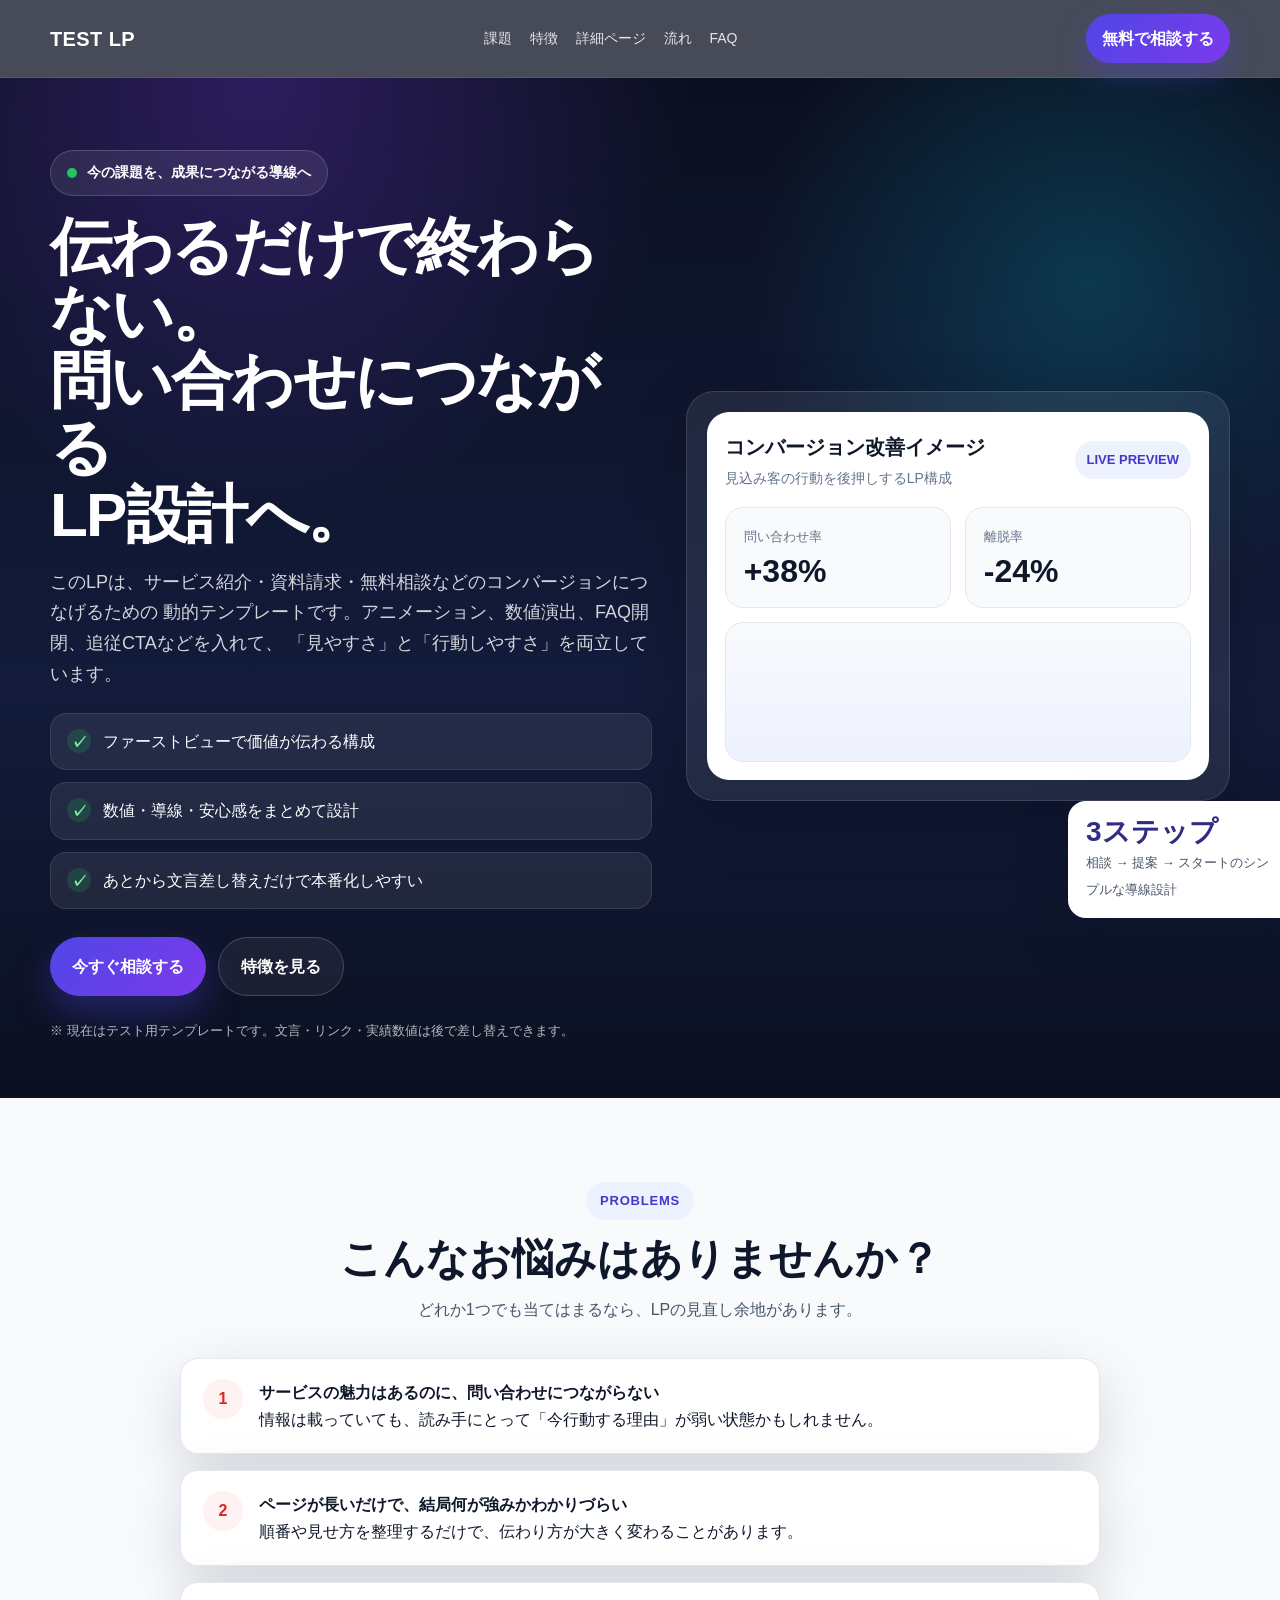
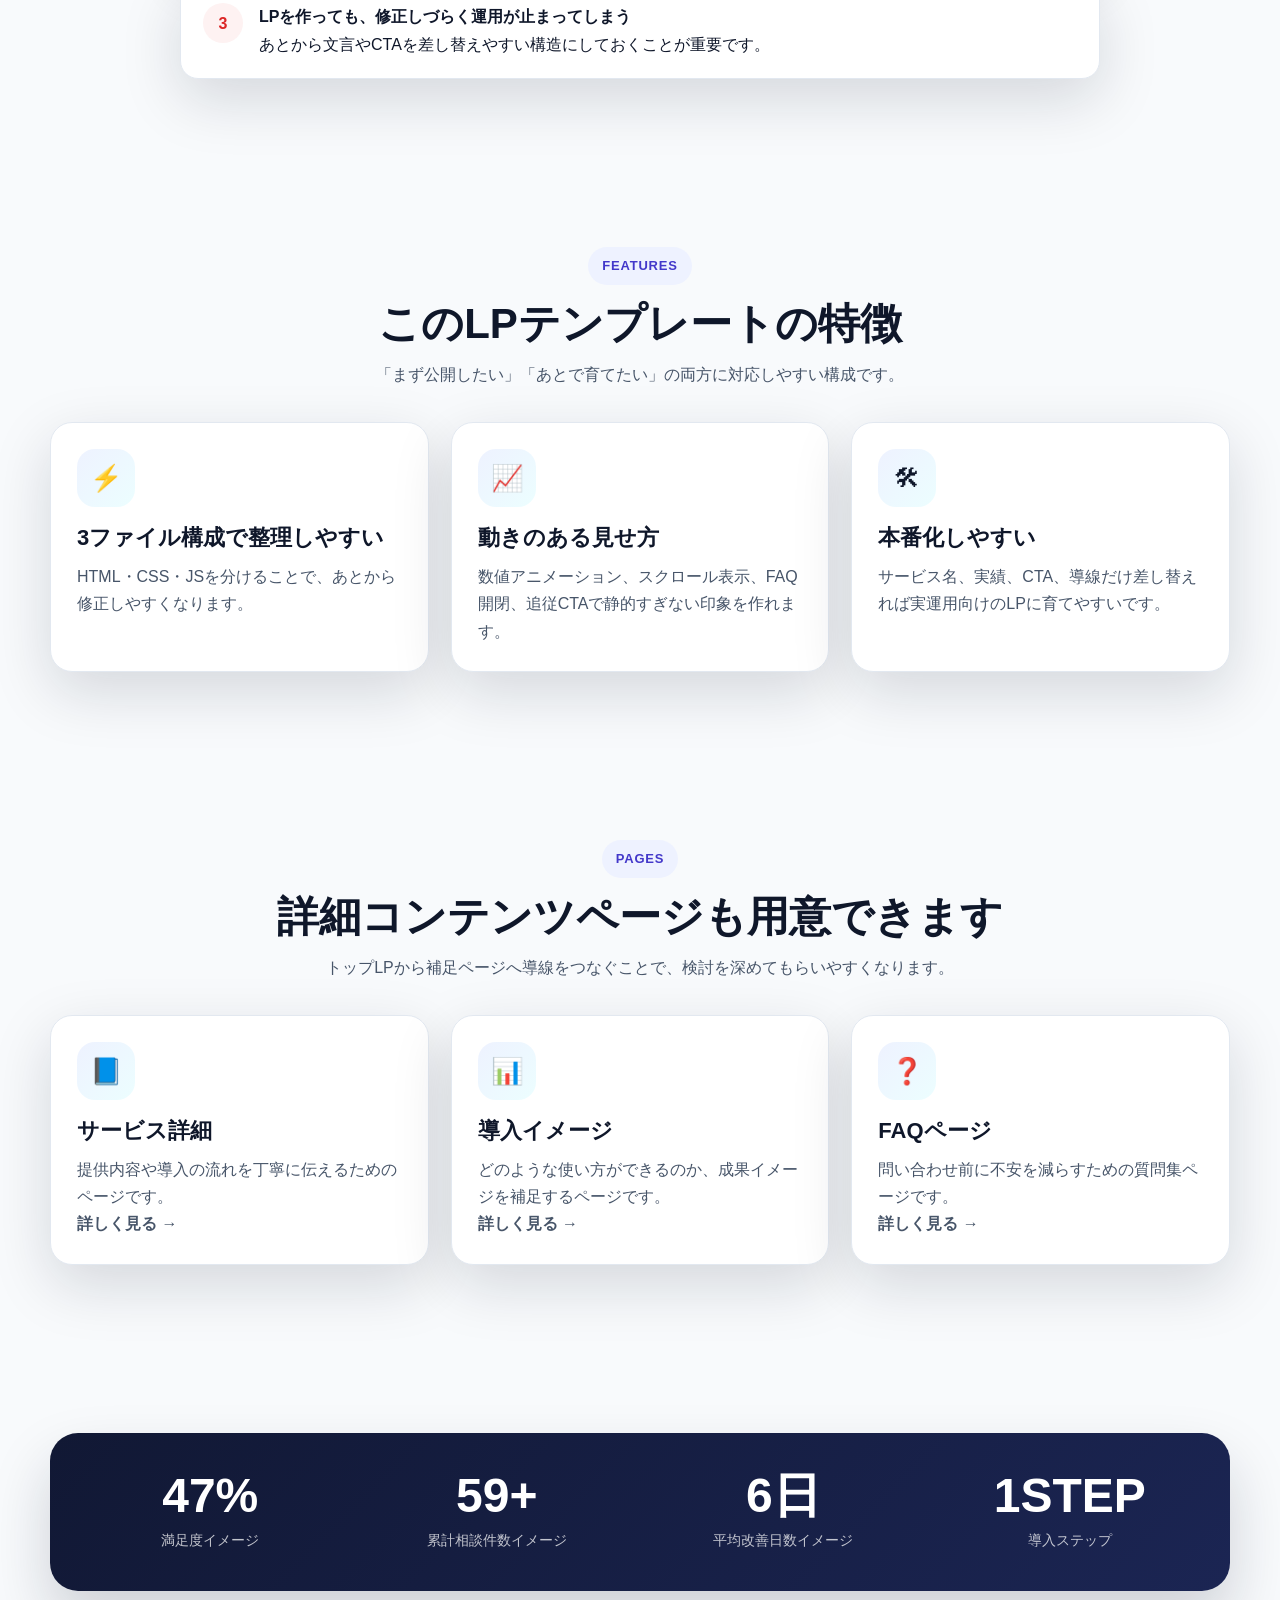
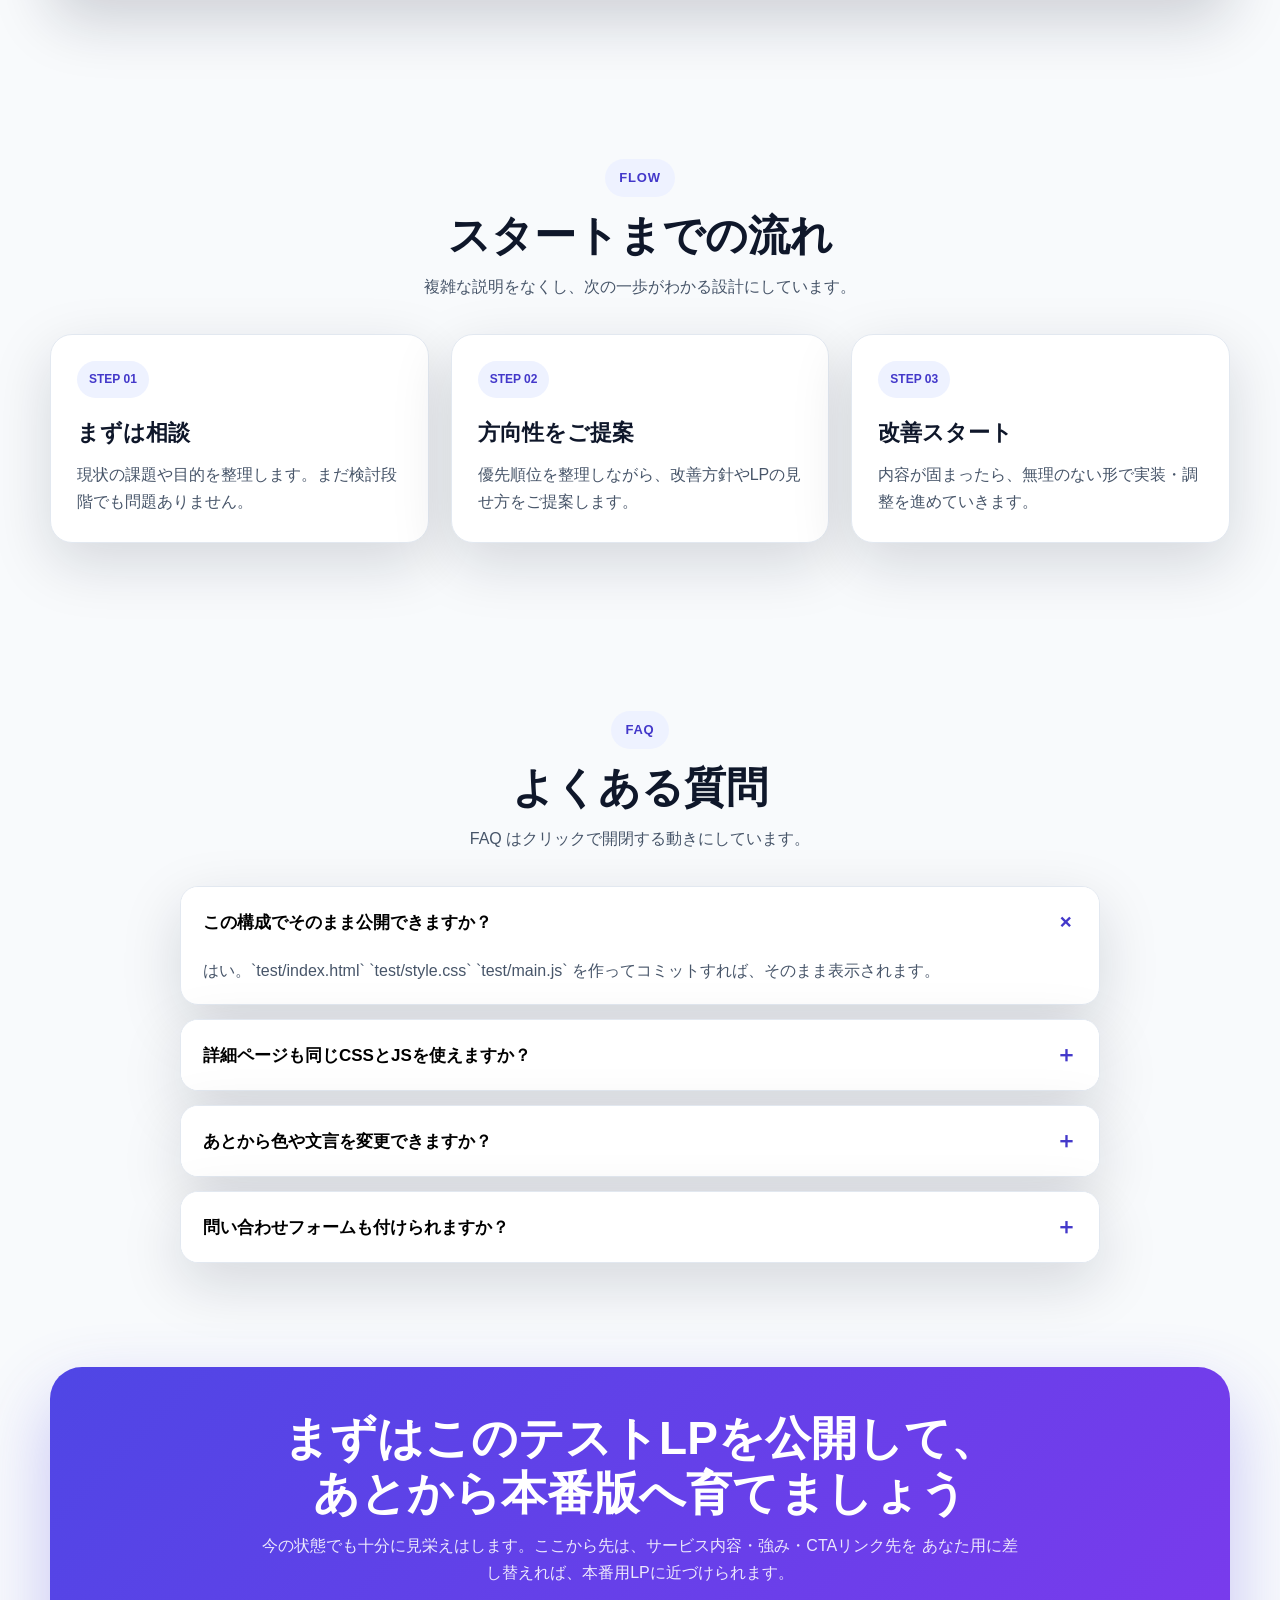
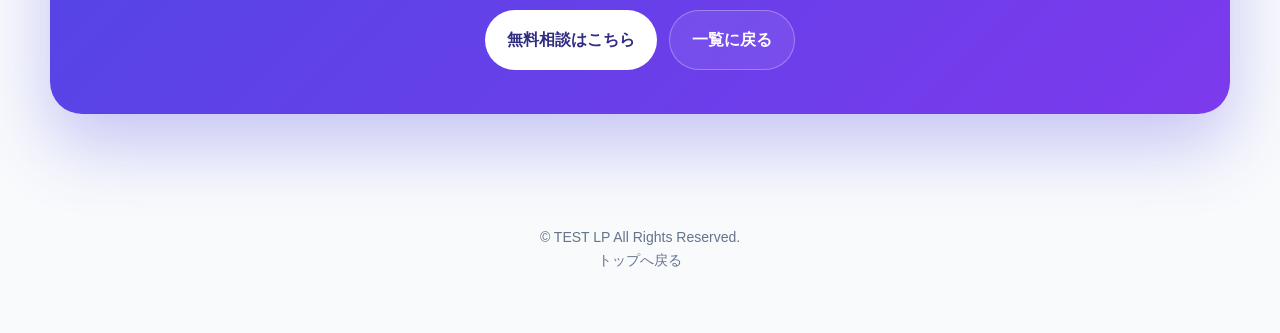
<file: test/index.html>
<!doctype html>
<html lang="ja">
<head>
  <meta charset="utf-8">
  <meta name="viewport" content="width=device-width, initial-scale=1">
  <title>テストLP｜成果につながる導線設計</title>
  <meta name="description" content="成果につながる導線設計を、わかりやすく・始めやすく。相談から改善まで一気通貫でサポートするLPテンプレートです。">
  <link rel="stylesheet" href="style.css">
  <script src="main.js" defer></script>
</head>
<body>
  <div class="bg-orb"></div>
  <div class="bg-orb orb2"></div>

  <header class="header">
    <div class="wrap header-inner">
      <div class="logo"><a href="index.html">TEST LP</a></div>
      <nav class="nav">
        <a href="#problems">課題</a>
        <a href="#features">特徴</a>
        <a href="#pages">詳細ページ</a>
        <a href="#flow">流れ</a>
        <a href="#faq">FAQ</a>
      </nav>
      <a class="cta-mini" href="#contact">無料で相談する</a>
    </div>
  </header>

  <main>
    <section class="hero">
      <div class="wrap hero-grid">
        <div>
          <div class="hero-badge">
            <span class="pulse-dot"></span>
            今の課題を、成果につながる導線へ
          </div>

          <h1>
            伝わるだけで終わらない。<br>
            <span id="rotating-text">問い合わせにつながる</span><br>
            LP設計へ。
          </h1>

          <p class="lead">
            このLPは、サービス紹介・資料請求・無料相談などのコンバージョンにつなげるための
            動的テンプレートです。アニメーション、数値演出、FAQ開閉、追従CTAなどを入れて、
            「見やすさ」と「行動しやすさ」を両立しています。
          </p>

          <ul class="hero-points">
            <li><span class="check">✓</span><span>ファーストビューで価値が伝わる構成</span></li>
            <li><span class="check">✓</span><span>数値・導線・安心感をまとめて設計</span></li>
            <li><span class="check">✓</span><span>あとから文言差し替えだけで本番化しやすい</span></li>
          </ul>

          <div class="hero-actions">
            <a class="btn btn-primary" href="#contact">今すぐ相談する</a>
            <a class="btn btn-secondary" href="#features">特徴を見る</a>
          </div>

          <div class="hero-note">
            ※ 現在はテスト用テンプレートです。文言・リンク・実績数値は後で差し替えできます。
          </div>
        </div>

        <div class="hero-visual">
          <div class="glass">
            <div class="dashboard">
              <div class="dash-top">
                <div>
                  <strong class="dash-title">コンバージョン改善イメージ</strong>
                  <span class="dash-sub">見込み客の行動を後押しするLP構成</span>
                </div>
                <div class="dash-chip">LIVE PREVIEW</div>
              </div>

              <div class="dash-grid">
                <div class="metric">
                  <div class="label">問い合わせ率</div>
                  <div class="value">+38%</div>
                </div>
                <div class="metric">
                  <div class="label">離脱率</div>
                  <div class="value">-24%</div>
                </div>
              </div>

              <div class="chart">
                <div class="bar"></div>
                <div class="bar"></div>
                <div class="bar"></div>
                <div class="bar"></div>
                <div class="bar"></div>
              </div>
            </div>
          </div>

          <div class="floating-card">
            <strong>3ステップ</strong>
            <span>相談 → 提案 → スタートのシンプルな導線設計</span>
          </div>
        </div>
      </div>
    </section>

    <section class="reveal" id="problems">
      <div class="wrap">
        <div class="section-head">
          <div class="mini">Problems</div>
          <h2>こんなお悩みはありませんか？</h2>
          <p>どれか1つでも当てはまるなら、LPの見直し余地があります。</p>
        </div>

        <div class="problems">
          <div class="problem">
            <div class="problem-no">1</div>
            <div>
              <strong>サービスの魅力はあるのに、問い合わせにつながらない</strong><br>
              情報は載っていても、読み手にとって「今行動する理由」が弱い状態かもしれません。
            </div>
          </div>

          <div class="problem">
            <div class="problem-no">2</div>
            <div>
              <strong>ページが長いだけで、結局何が強みかわかりづらい</strong><br>
              順番や見せ方を整理するだけで、伝わり方が大きく変わることがあります。
            </div>
          </div>

          <div class="problem">
            <div class="problem-no">3</div>
            <div>
              <strong>LPを作っても、修正しづらく運用が止まってしまう</strong><br>
              あとから文言やCTAを差し替えやすい構造にしておくことが重要です。
            </div>
          </div>
        </div>
      </div>
    </section>

    <section class="reveal" id="features">
      <div class="wrap">
        <div class="section-head">
          <div class="mini">Features</div>
          <h2>このLPテンプレートの特徴</h2>
          <p>「まず公開したい」「あとで育てたい」の両方に対応しやすい構成です。</p>
        </div>

        <div class="grid-3">
          <div class="card">
            <div class="card-icon">⚡</div>
            <h3>3ファイル構成で整理しやすい</h3>
            <p>HTML・CSS・JSを分けることで、あとから修正しやすくなります。</p>
          </div>

          <div class="card">
            <div class="card-icon">📈</div>
            <h3>動きのある見せ方</h3>
            <p>数値アニメーション、スクロール表示、FAQ開閉、追従CTAで静的すぎない印象を作れます。</p>
          </div>

          <div class="card">
            <div class="card-icon">🛠</div>
            <h3>本番化しやすい</h3>
            <p>サービス名、実績、CTA、導線だけ差し替えれば実運用向けのLPに育てやすいです。</p>
          </div>
        </div>
      </div>
    </section>

    <section class="reveal" id="pages">
      <div class="wrap">
        <div class="section-head">
          <div class="mini">Pages</div>
          <h2>詳細コンテンツページも用意できます</h2>
          <p>トップLPから補足ページへ導線をつなぐことで、検討を深めてもらいやすくなります。</p>
        </div>

        <div class="grid-3">
          <div class="card">
            <div class="card-icon">📘</div>
            <h3>サービス詳細</h3>
            <p>提供内容や導入の流れを丁寧に伝えるためのページです。</p>
            <p><a href="service.html"><strong>詳しく見る →</strong></a></p>
          </div>

          <div class="card">
            <div class="card-icon">📊</div>
            <h3>導入イメージ</h3>
            <p>どのような使い方ができるのか、成果イメージを補足するページです。</p>
            <p><a href="cases.html"><strong>詳しく見る →</strong></a></p>
          </div>

          <div class="card">
            <div class="card-icon">❓</div>
            <h3>FAQページ</h3>
            <p>問い合わせ前に不安を減らすための質問集ページです。</p>
            <p><a href="faq.html"><strong>詳しく見る →</strong></a></p>
          </div>
        </div>
      </div>
    </section>

    <section class="reveal">
      <div class="wrap">
        <div class="stats-band">
          <div class="stat">
            <span class="num counter" data-target="95" data-suffix="%">0</span>
            <div class="cap">満足度イメージ</div>
          </div>
          <div class="stat">
            <span class="num counter" data-target="120" data-suffix="+">0</span>
            <div class="cap">累計相談件数イメージ</div>
          </div>
          <div class="stat">
            <span class="num counter" data-target="14" data-suffix="日">0</span>
            <div class="cap">平均改善日数イメージ</div>
          </div>
          <div class="stat">
            <span class="num counter" data-target="3" data-suffix="STEP">0</span>
            <div class="cap">導入ステップ</div>
          </div>
        </div>
      </div>
    </section>

    <section class="reveal" id="flow">
      <div class="wrap">
        <div class="section-head">
          <div class="mini">Flow</div>
          <h2>スタートまでの流れ</h2>
          <p>複雑な説明をなくし、次の一歩がわかる設計にしています。</p>
        </div>

        <div class="steps">
          <div class="step">
            <div class="step-no">STEP 01</div>
            <h3>まずは相談</h3>
            <p>現状の課題や目的を整理します。まだ検討段階でも問題ありません。</p>
          </div>

          <div class="step">
            <div class="step-no">STEP 02</div>
            <h3>方向性をご提案</h3>
            <p>優先順位を整理しながら、改善方針やLPの見せ方をご提案します。</p>
          </div>

          <div class="step">
            <div class="step-no">STEP 03</div>
            <h3>改善スタート</h3>
            <p>内容が固まったら、無理のない形で実装・調整を進めていきます。</p>
          </div>
        </div>
      </div>
    </section>

    <section class="reveal" id="faq">
      <div class="wrap">
        <div class="section-head">
          <div class="mini">FAQ</div>
          <h2>よくある質問</h2>
          <p>FAQ はクリックで開閉する動きにしています。</p>
        </div>

        <div class="faq">
          <div class="faq-item open">
            <button class="faq-q" type="button">
              <span>この構成でそのまま公開できますか？</span>
              <span class="faq-mark">＋</span>
            </button>
            <div class="faq-a">
              <div class="faq-a-inner">
                はい。`test/index.html` `test/style.css` `test/main.js` を作ってコミットすれば、そのまま表示されます。
              </div>
            </div>
          </div>

          <div class="faq-item">
            <button class="faq-q" type="button">
              <span>詳細ページも同じCSSとJSを使えますか？</span>
              <span class="faq-mark">＋</span>
            </button>
            <div class="faq-a">
              <div class="faq-a-inner">
                はい。`service.html` `cases.html` `faq.html` なども、同じ `style.css` と `main.js` を読み込めばOKです。
              </div>
            </div>
          </div>

          <div class="faq-item">
            <button class="faq-q" type="button">
              <span>あとから色や文言を変更できますか？</span>
              <span class="faq-mark">＋</span>
            </button>
            <div class="faq-a">
              <div class="faq-a-inner">
                できます。見た目は主に `style.css`、動きは `main.js`、文章は `index.html` を修正します。
              </div>
            </div>
          </div>

          <div class="faq-item">
            <button class="faq-q" type="button">
              <span>問い合わせフォームも付けられますか？</span>
              <span class="faq-mark">＋</span>
            </button>
            <div class="faq-a">
              <div class="faq-a-inner">
                はい。CTAボタンのリンク先をフォームURLやLINE URLに差し替えれば対応できます。
              </div>
            </div>
          </div>
        </div>
      </div>
    </section>

    <section class="cta reveal" id="contact">
      <div class="wrap">
        <div class="cta-box">
          <h2>まずはこのテストLPを公開して、<br>あとから本番版へ育てましょう</h2>
          <p>
            今の状態でも十分に見栄えはします。ここから先は、サービス内容・強み・CTAリンク先を
            あなた用に差し替えれば、本番用LPに近づけられます。
          </p>

          <div class="cta-actions">
            <a class="btn btn-primary" href="#">無料相談はこちら</a>
            <a class="btn btn-secondary" href="../">一覧に戻る</a>
          </div>
        </div>
      </div>
    </section>
  </main>

  <footer class="footer">
    <div class="wrap">
      <div>© TEST LP All Rights Reserved.</div>
      <div><a href="../">トップへ戻る</a></div>
    </div>
  </footer>

  <div class="floating-cta" id="floatingCta">
    <a href="#contact">無料相談する</a>
  </div>
</body>
</html>
</file>
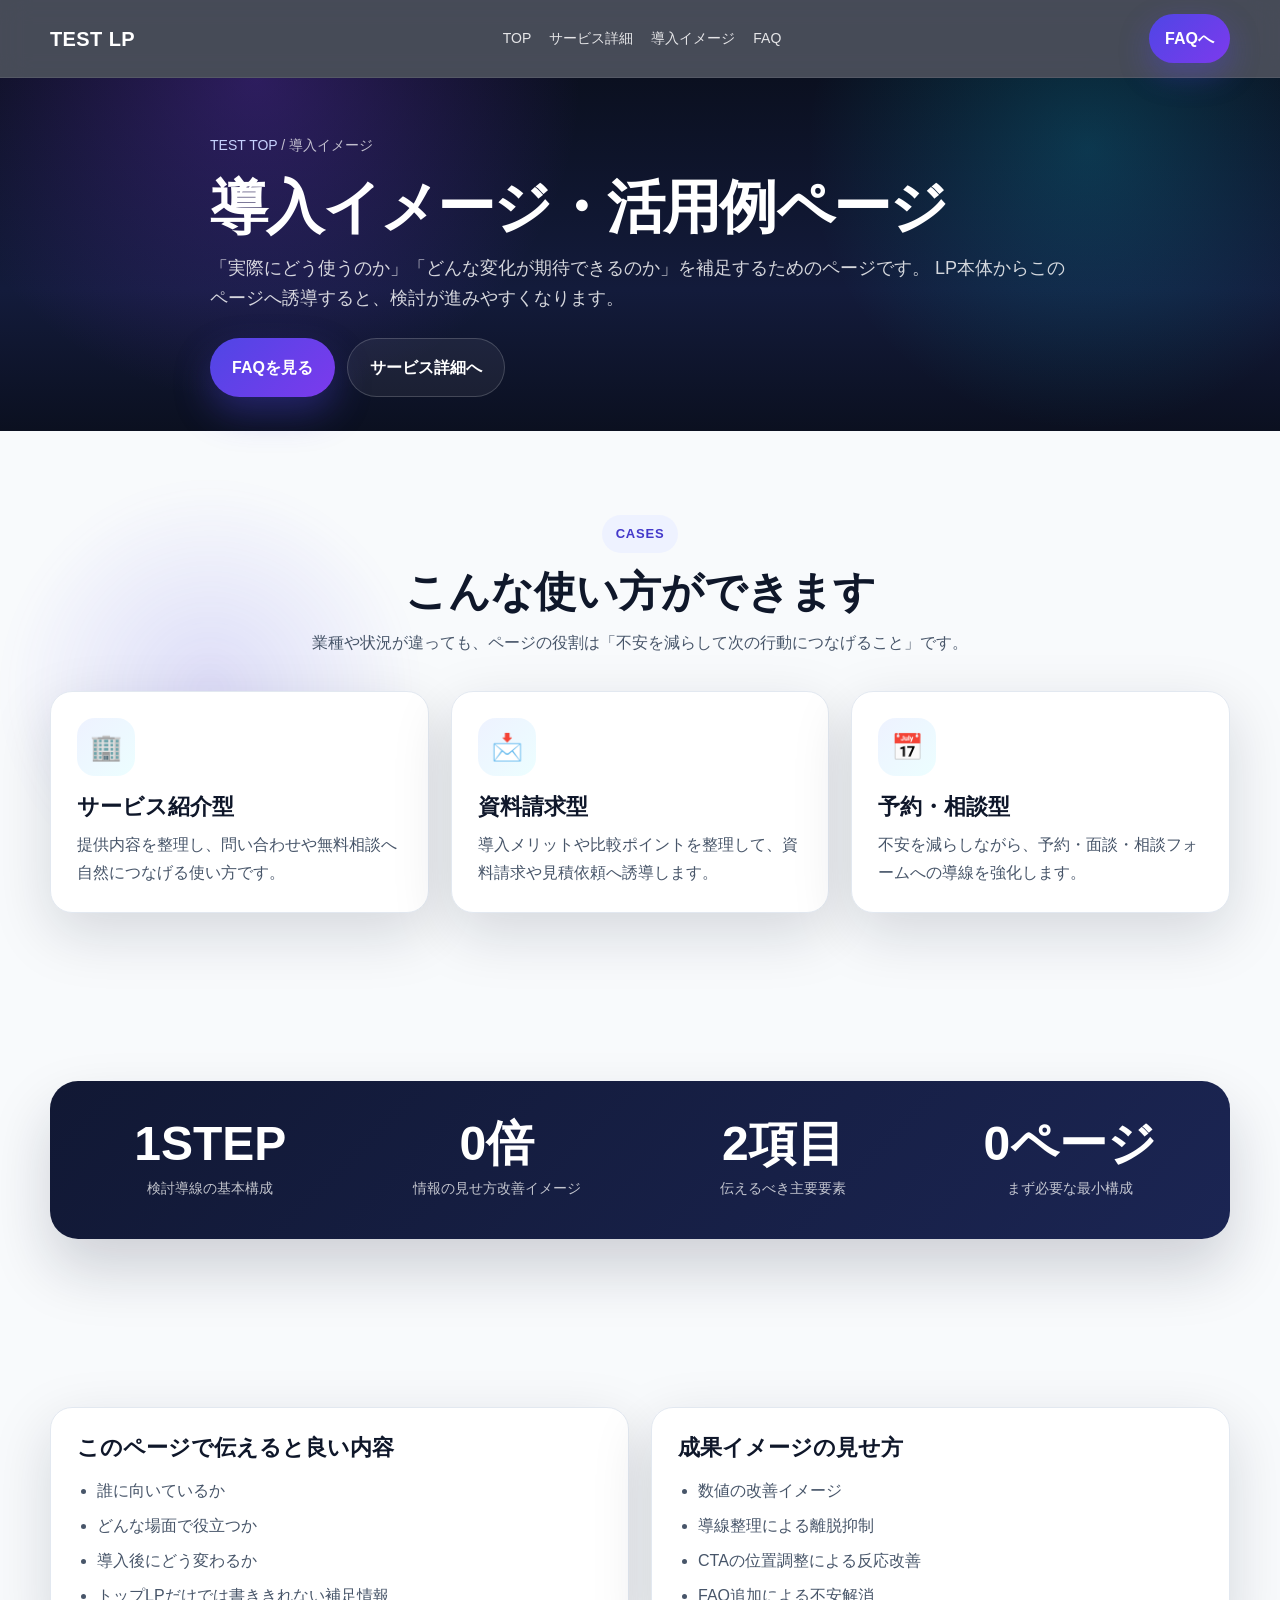
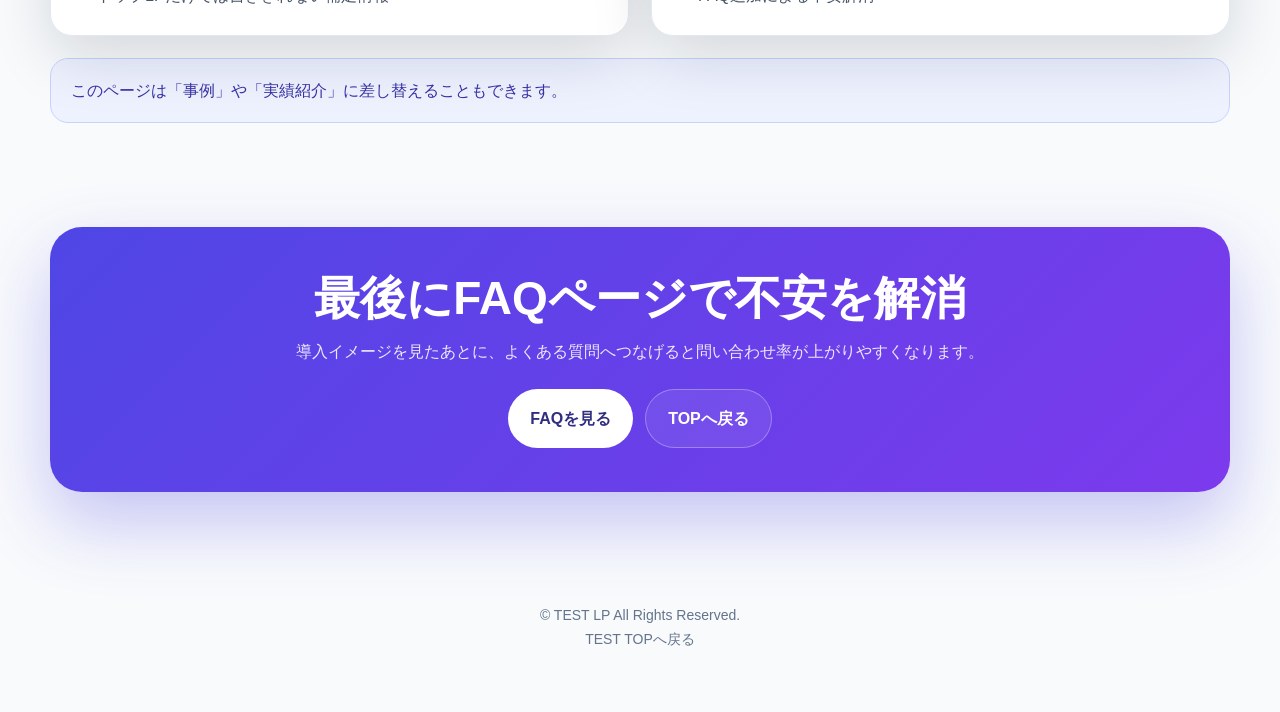
<file: test/cases.html>
<!doctype html>
<html lang="ja">
<head>
  <meta charset="utf-8">
  <meta name="viewport" content="width=device-width, initial-scale=1">
  <title>導入イメージ | TEST LP</title>
  <meta name="description" content="利用シーン・導入イメージ・成果の見せ方をまとめたページです。">
  <link rel="stylesheet" href="style.css">
  <script src="main.js" defer></script>
</head>
<body>
  <div class="bg-orb"></div>
  <div class="bg-orb orb2"></div>

  <header class="header">
    <div class="wrap header-inner">
      <div class="logo"><a href="index.html">TEST LP</a></div>
      <nav class="nav">
        <a href="index.html">TOP</a>
        <a href="service.html">サービス詳細</a>
        <a href="cases.html">導入イメージ</a>
        <a href="faq.html">FAQ</a>
      </nav>
      <a class="cta-mini" href="faq.html">FAQへ</a>
    </div>
  </header>

  <main>
    <section class="page-hero">
      <div class="wrap hero-simple">
        <div class="breadcrumbs">
          <a href="index.html">TEST TOP</a> / 導入イメージ
        </div>
        <h1>導入イメージ・活用例ページ</h1>
        <p>
          「実際にどう使うのか」「どんな変化が期待できるのか」を補足するためのページです。
          LP本体からこのページへ誘導すると、検討が進みやすくなります。
        </p>
        <div class="page-nav">
          <a class="btn btn-primary" href="faq.html">FAQを見る</a>
          <a class="btn btn-secondary" href="service.html">サービス詳細へ</a>
        </div>
      </div>
    </section>

    <section class="reveal">
      <div class="wrap">
        <div class="section-head">
          <div class="mini">Cases</div>
          <h2>こんな使い方ができます</h2>
          <p>業種や状況が違っても、ページの役割は「不安を減らして次の行動につなげること」です。</p>
        </div>

        <div class="mini-cards">
          <div class="card">
            <div class="card-icon">🏢</div>
            <h3>サービス紹介型</h3>
            <p>提供内容を整理し、問い合わせや無料相談へ自然につなげる使い方です。</p>
          </div>
          <div class="card">
            <div class="card-icon">📩</div>
            <h3>資料請求型</h3>
            <p>導入メリットや比較ポイントを整理して、資料請求や見積依頼へ誘導します。</p>
          </div>
          <div class="card">
            <div class="card-icon">📅</div>
            <h3>予約・相談型</h3>
            <p>不安を減らしながら、予約・面談・相談フォームへの導線を強化します。</p>
          </div>
        </div>
      </div>
    </section>

    <section class="reveal">
      <div class="wrap">
        <div class="stats-band">
          <div class="stat">
            <span class="num counter" data-target="3" data-suffix="STEP">0</span>
            <div class="cap">検討導線の基本構成</div>
          </div>
          <div class="stat">
            <span class="num counter" data-target="2" data-suffix="倍">0</span>
            <div class="cap">情報の見せ方改善イメージ</div>
          </div>
          <div class="stat">
            <span class="num counter" data-target="5" data-suffix="項目">0</span>
            <div class="cap">伝えるべき主要要素</div>
          </div>
          <div class="stat">
            <span class="num counter" data-target="1" data-suffix="ページ">0</span>
            <div class="cap">まず必要な最小構成</div>
          </div>
        </div>
      </div>
    </section>

    <section class="reveal">
      <div class="wrap">
        <div class="content-grid">
          <div class="list-card">
            <h3>このページで伝えると良い内容</h3>
            <ul>
              <li>誰に向いているか</li>
              <li>どんな場面で役立つか</li>
              <li>導入後にどう変わるか</li>
              <li>トップLPだけでは書ききれない補足情報</li>
            </ul>
          </div>

          <div class="list-card">
            <h3>成果イメージの見せ方</h3>
            <ul>
              <li>数値の改善イメージ</li>
              <li>導線整理による離脱抑制</li>
              <li>CTAの位置調整による反応改善</li>
              <li>FAQ追加による不安解消</li>
            </ul>
          </div>
        </div>

        <div class="notice-box" style="margin-top:22px;">
          このページは「事例」や「実績紹介」に差し替えることもできます。
        </div>
      </div>
    </section>

    <section class="cta reveal">
      <div class="wrap">
        <div class="cta-box">
          <h2>最後にFAQページで不安を解消</h2>
          <p>導入イメージを見たあとに、よくある質問へつなげると問い合わせ率が上がりやすくなります。</p>
          <div class="cta-actions">
            <a class="btn btn-primary" href="faq.html">FAQを見る</a>
            <a class="btn btn-secondary" href="index.html">TOPへ戻る</a>
          </div>
        </div>
      </div>
    </section>
  </main>

  <footer class="footer">
    <div class="wrap">
      <div>© TEST LP All Rights Reserved.</div>
      <div><a href="index.html">TEST TOPへ戻る</a></div>
    </div>
  </footer>
</body>
</html>
</file>
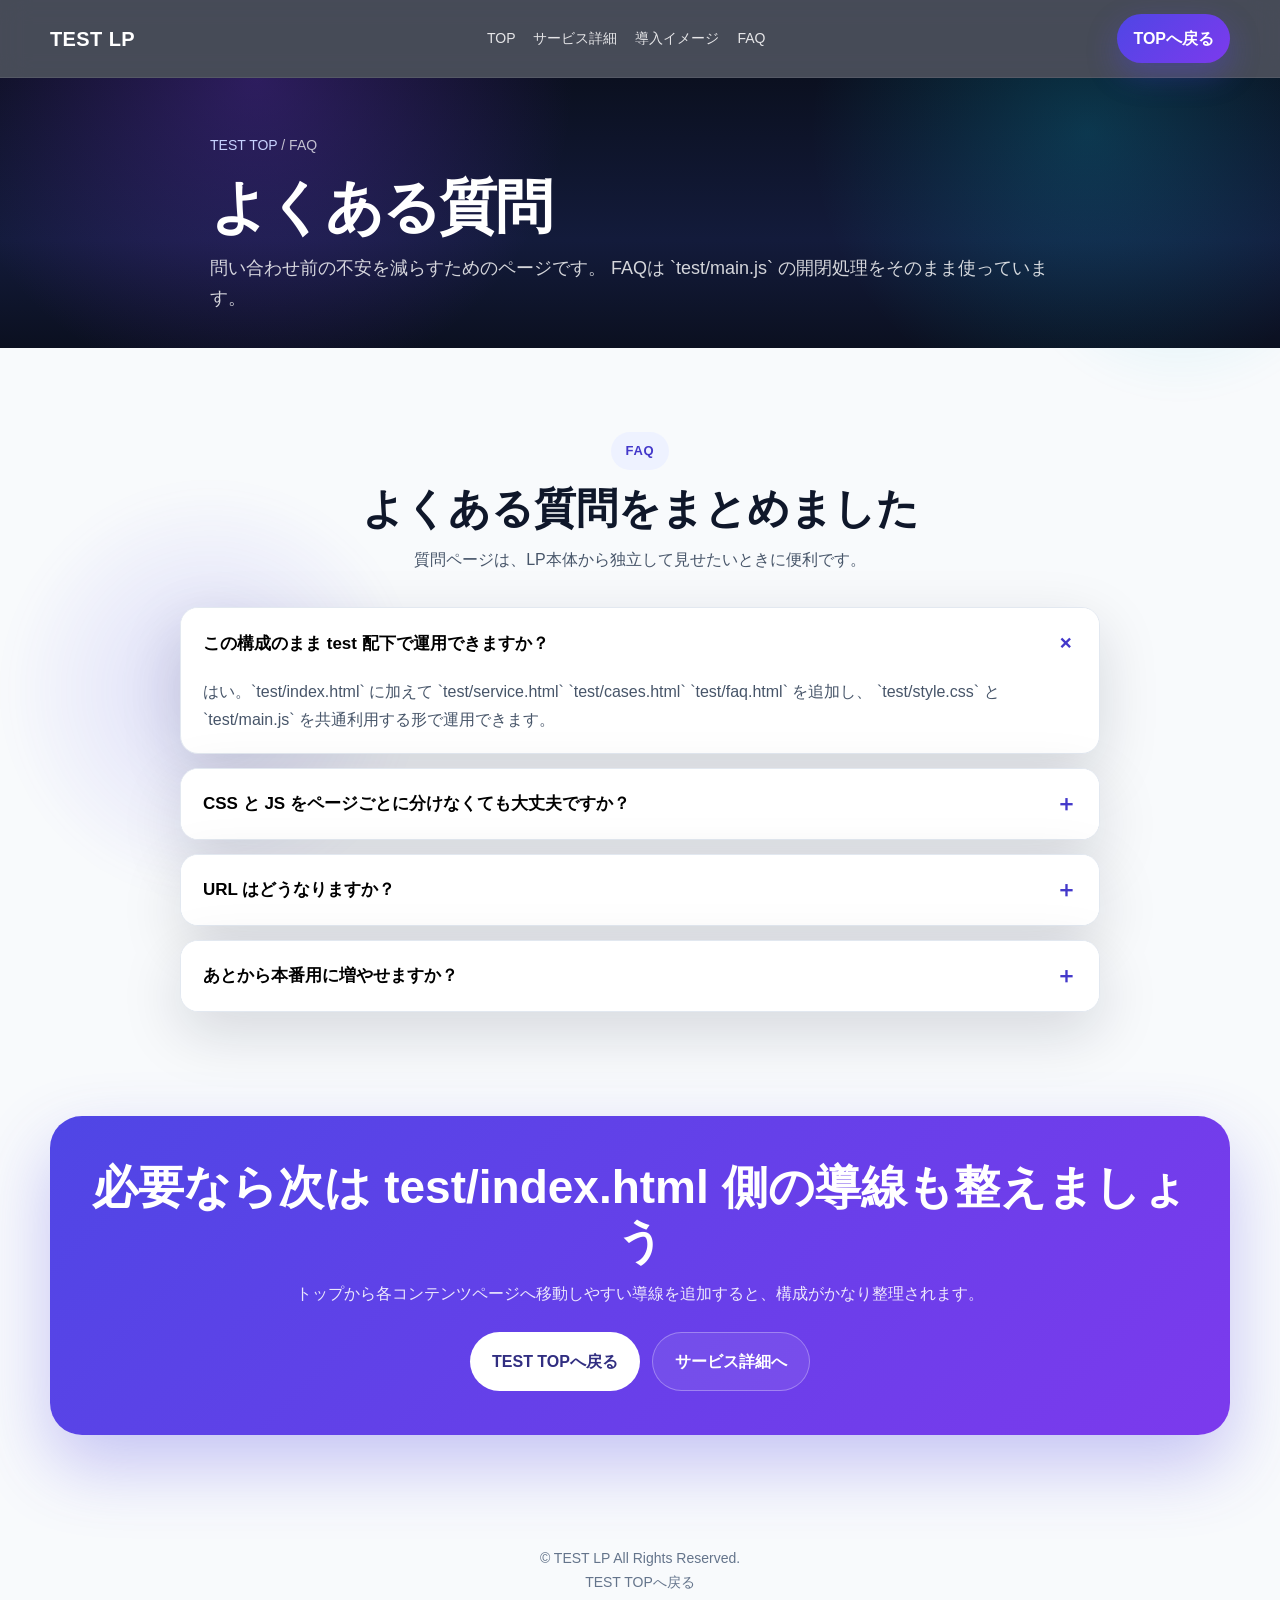
<file: test/faq.html>
<!doctype html>
<html lang="ja">
<head>
  <meta charset="utf-8">
  <meta name="viewport" content="width=device-width, initial-scale=1">
  <title>FAQ | TEST LP</title>
  <meta name="description" content="よくある質問をまとめたページです。">
  <link rel="stylesheet" href="style.css">
  <script src="main.js" defer></script>
</head>
<body>
  <div class="bg-orb"></div>
  <div class="bg-orb orb2"></div>

  <header class="header">
    <div class="wrap header-inner">
      <div class="logo"><a href="index.html">TEST LP</a></div>
      <nav class="nav">
        <a href="index.html">TOP</a>
        <a href="service.html">サービス詳細</a>
        <a href="cases.html">導入イメージ</a>
        <a href="faq.html">FAQ</a>
      </nav>
      <a class="cta-mini" href="index.html">TOPへ戻る</a>
    </div>
  </header>

  <main>
    <section class="page-hero">
      <div class="wrap hero-simple">
        <div class="breadcrumbs">
          <a href="index.html">TEST TOP</a> / FAQ
        </div>
        <h1>よくある質問</h1>
        <p>
          問い合わせ前の不安を減らすためのページです。
          FAQは `test/main.js` の開閉処理をそのまま使っています。
        </p>
      </div>
    </section>

    <section class="reveal">
      <div class="wrap">
        <div class="section-head">
          <div class="mini">FAQ</div>
          <h2>よくある質問をまとめました</h2>
          <p>質問ページは、LP本体から独立して見せたいときに便利です。</p>
        </div>

        <div class="faq">
          <div class="faq-item open">
            <button class="faq-q" type="button">
              <span>この構成のまま test 配下で運用できますか？</span>
              <span class="faq-mark">＋</span>
            </button>
            <div class="faq-a">
              <div class="faq-a-inner">
                はい。`test/index.html` に加えて `test/service.html` `test/cases.html` `test/faq.html` を追加し、
                `test/style.css` と `test/main.js` を共通利用する形で運用できます。
              </div>
            </div>
          </div>

          <div class="faq-item">
            <button class="faq-q" type="button">
              <span>CSS と JS をページごとに分けなくても大丈夫ですか？</span>
              <span class="faq-mark">＋</span>
            </button>
            <div class="faq-a">
              <div class="faq-a-inner">
                はい。今回のように test 配下の共通 CSS / JS を使い回す方が、最初の運用はシンプルです。
              </div>
            </div>
          </div>

          <div class="faq-item">
            <button class="faq-q" type="button">
              <span>URL はどうなりますか？</span>
              <span class="faq-mark">＋</span>
            </button>
            <div class="faq-a">
              <div class="faq-a-inner">
                `test/service.html` は `/test/service`、`test/cases.html` は `/test/cases` のように表示できます。
              </div>
            </div>
          </div>

          <div class="faq-item">
            <button class="faq-q" type="button">
              <span>あとから本番用に増やせますか？</span>
              <span class="faq-mark">＋</span>
            </button>
            <div class="faq-a">
              <div class="faq-a-inner">
                できます。test で確認したあと、`offer-01/` のような本番フォルダへ展開する運用も可能です。
              </div>
            </div>
          </div>
        </div>
      </div>
    </section>

    <section class="cta reveal">
      <div class="wrap">
        <div class="cta-box">
          <h2>必要なら次は test/index.html 側の導線も整えましょう</h2>
          <p>トップから各コンテンツページへ移動しやすい導線を追加すると、構成がかなり整理されます。</p>
          <div class="cta-actions">
            <a class="btn btn-primary" href="index.html">TEST TOPへ戻る</a>
            <a class="btn btn-secondary" href="service.html">サービス詳細へ</a>
          </div>
        </div>
      </div>
    </section>
  </main>

  <footer class="footer">
    <div class="wrap">
      <div>© TEST LP All Rights Reserved.</div>
      <div><a href="index.html">TEST TOPへ戻る</a></div>
    </div>
  </footer>
</body>
</html>
</file>
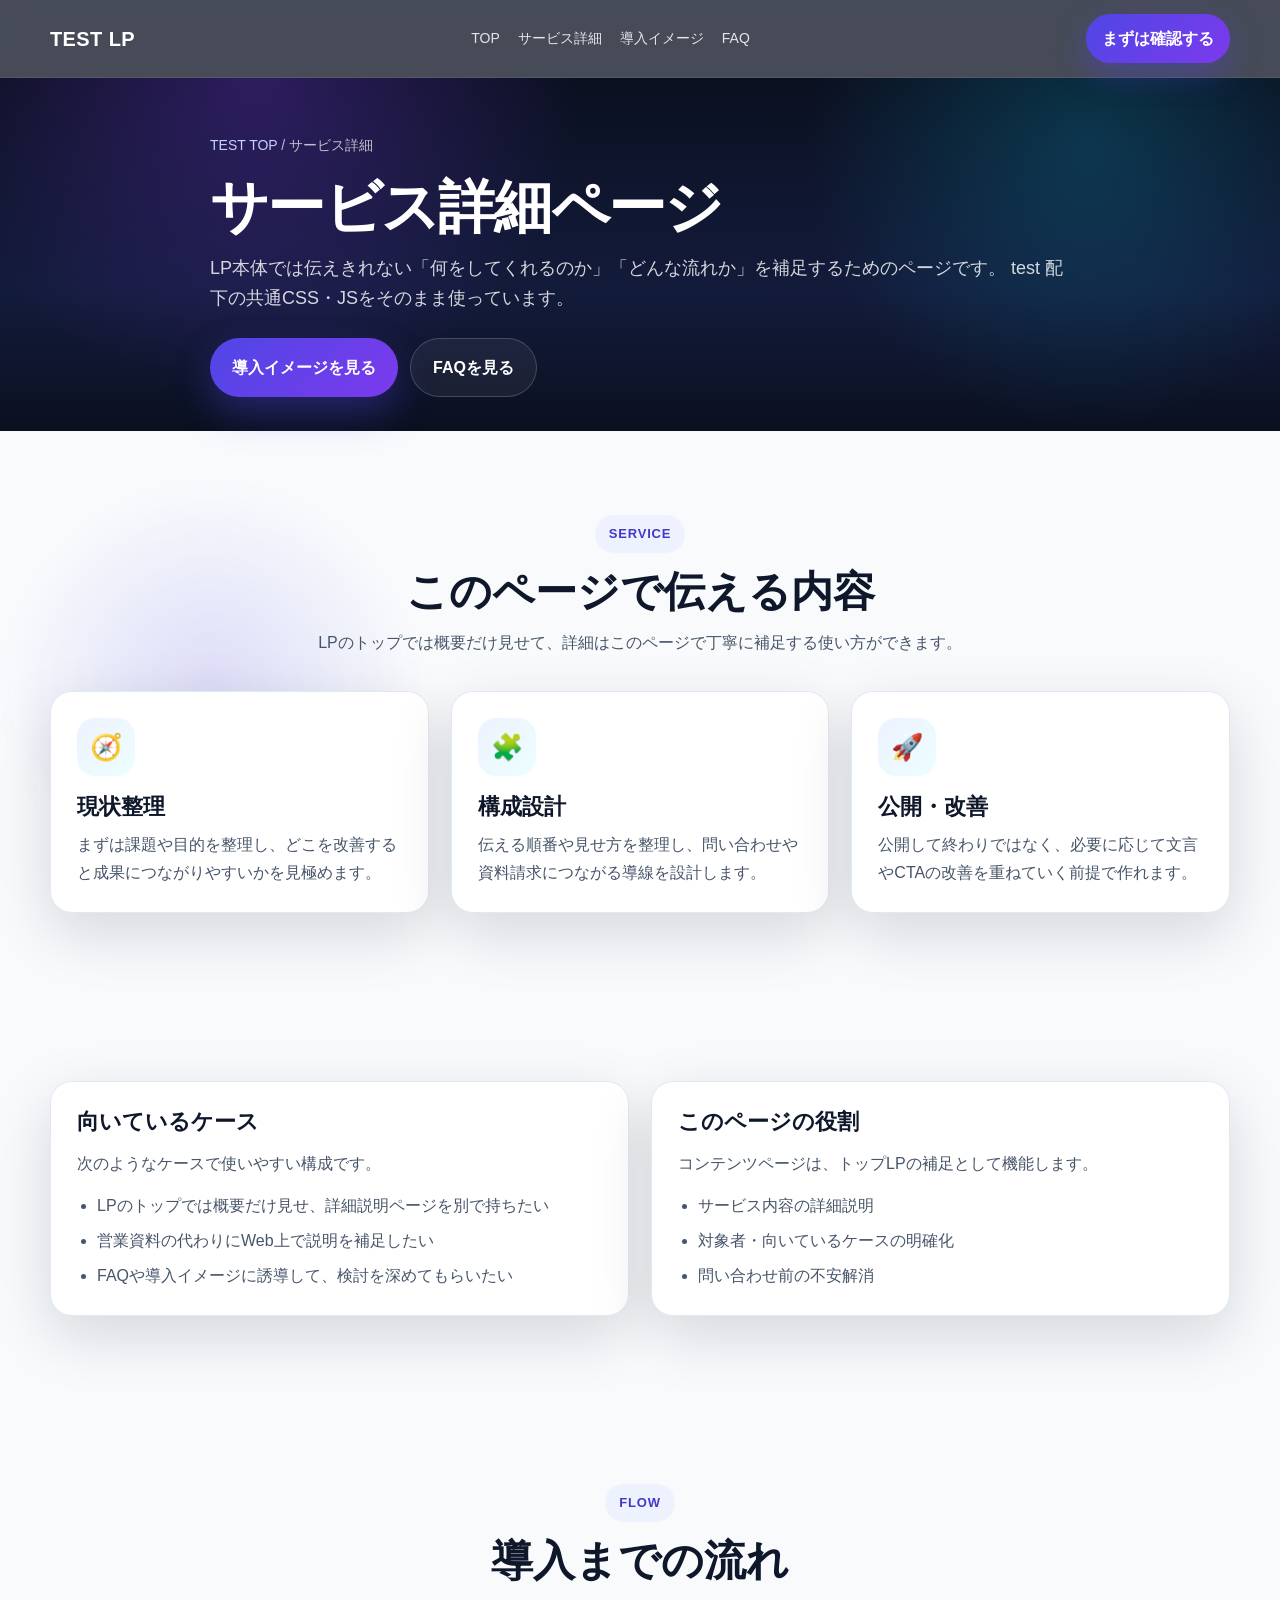
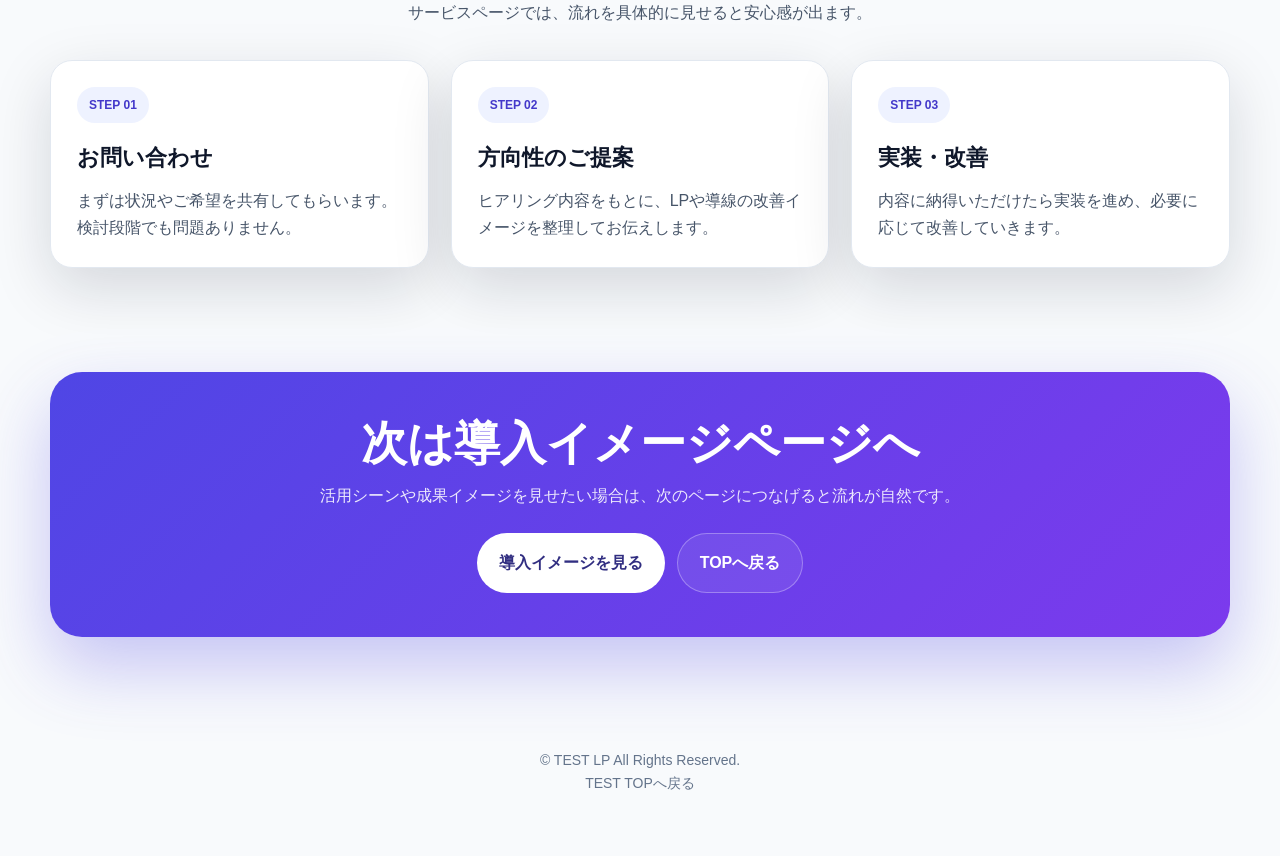
<file: test/service.html>
<!doctype html>
<html lang="ja">
<head>
  <meta charset="utf-8">
  <meta name="viewport" content="width=device-width, initial-scale=1">
  <title>サービス詳細 | TEST LP</title>
  <meta name="description" content="サービス内容・特徴・導入の流れをまとめた詳細ページです。">
  <link rel="stylesheet" href="style.css">
  <script src="main.js" defer></script>
</head>
<body>
  <div class="bg-orb"></div>
  <div class="bg-orb orb2"></div>

  <header class="header">
    <div class="wrap header-inner">
      <div class="logo"><a href="index.html">TEST LP</a></div>
      <nav class="nav">
        <a href="index.html">TOP</a>
        <a href="service.html">サービス詳細</a>
        <a href="cases.html">導入イメージ</a>
        <a href="faq.html">FAQ</a>
      </nav>
      <a class="cta-mini" href="faq.html">まずは確認する</a>
    </div>
  </header>

  <main>
    <section class="page-hero">
      <div class="wrap hero-simple">
        <div class="breadcrumbs">
          <a href="index.html">TEST TOP</a> / サービス詳細
        </div>
        <h1>サービス詳細ページ</h1>
        <p>
          LP本体では伝えきれない「何をしてくれるのか」「どんな流れか」を補足するためのページです。
          test 配下の共通CSS・JSをそのまま使っています。
        </p>
        <div class="page-nav">
          <a class="btn btn-primary" href="cases.html">導入イメージを見る</a>
          <a class="btn btn-secondary" href="faq.html">FAQを見る</a>
        </div>
      </div>
    </section>

    <section class="reveal">
      <div class="wrap">
        <div class="section-head">
          <div class="mini">Service</div>
          <h2>このページで伝える内容</h2>
          <p>LPのトップでは概要だけ見せて、詳細はこのページで丁寧に補足する使い方ができます。</p>
        </div>

        <div class="grid-3">
          <div class="card">
            <div class="card-icon">🧭</div>
            <h3>現状整理</h3>
            <p>まずは課題や目的を整理し、どこを改善すると成果につながりやすいかを見極めます。</p>
          </div>
          <div class="card">
            <div class="card-icon">🧩</div>
            <h3>構成設計</h3>
            <p>伝える順番や見せ方を整理し、問い合わせや資料請求につながる導線を設計します。</p>
          </div>
          <div class="card">
            <div class="card-icon">🚀</div>
            <h3>公開・改善</h3>
            <p>公開して終わりではなく、必要に応じて文言やCTAの改善を重ねていく前提で作れます。</p>
          </div>
        </div>
      </div>
    </section>

    <section class="reveal">
      <div class="wrap">
        <div class="content-grid">
          <div class="list-card">
            <h3>向いているケース</h3>
            <p>次のようなケースで使いやすい構成です。</p>
            <ul>
              <li>LPのトップでは概要だけ見せ、詳細説明ページを別で持ちたい</li>
              <li>営業資料の代わりにWeb上で説明を補足したい</li>
              <li>FAQや導入イメージに誘導して、検討を深めてもらいたい</li>
            </ul>
          </div>

          <div class="list-card">
            <h3>このページの役割</h3>
            <p>コンテンツページは、トップLPの補足として機能します。</p>
            <ul>
              <li>サービス内容の詳細説明</li>
              <li>対象者・向いているケースの明確化</li>
              <li>問い合わせ前の不安解消</li>
            </ul>
          </div>
        </div>
      </div>
    </section>

    <section class="reveal" id="flow">
      <div class="wrap">
        <div class="section-head">
          <div class="mini">Flow</div>
          <h2>導入までの流れ</h2>
          <p>サービスページでは、流れを具体的に見せると安心感が出ます。</p>
        </div>

        <div class="steps">
          <div class="step">
            <div class="step-no">STEP 01</div>
            <h3>お問い合わせ</h3>
            <p>まずは状況やご希望を共有してもらいます。検討段階でも問題ありません。</p>
          </div>
          <div class="step">
            <div class="step-no">STEP 02</div>
            <h3>方向性のご提案</h3>
            <p>ヒアリング内容をもとに、LPや導線の改善イメージを整理してお伝えします。</p>
          </div>
          <div class="step">
            <div class="step-no">STEP 03</div>
            <h3>実装・改善</h3>
            <p>内容に納得いただけたら実装を進め、必要に応じて改善していきます。</p>
          </div>
        </div>
      </div>
    </section>

    <section class="cta reveal">
      <div class="wrap">
        <div class="cta-box">
          <h2>次は導入イメージページへ</h2>
          <p>活用シーンや成果イメージを見せたい場合は、次のページにつなげると流れが自然です。</p>
          <div class="cta-actions">
            <a class="btn btn-primary" href="cases.html">導入イメージを見る</a>
            <a class="btn btn-secondary" href="index.html">TOPへ戻る</a>
          </div>
        </div>
      </div>
    </section>
  </main>

  <footer class="footer">
    <div class="wrap">
      <div>© TEST LP All Rights Reserved.</div>
      <div><a href="index.html">TEST TOPへ戻る</a></div>
    </div>
  </footer>
</body>
</html>
</file>
<file: test/style.css>
:root{
  --bg:#0b1020;
  --bg-soft:#111834;
  --card:#ffffff;
  --text:#0f172a;
  --sub:#475569;
  --white:#ffffff;
  --line:#e2e8f0;
  --main:#4f46e5;
  --main-2:#7c3aed;
  --main-dark:#312e81;
  --accent:#06b6d4;
  --success:#16a34a;
  --shadow:0 20px 60px rgba(15,23,42,.15);
  --radius:22px;
  --max:1180px;
}

*{box-sizing:border-box}
html{scroll-behavior:smooth}
body{
  margin:0;
  font-family:-apple-system,BlinkMacSystemFont,"Segoe UI",Roboto,"Hiragino Sans","Noto Sans JP",Meiryo,sans-serif;
  background:#f8fafc;
  color:var(--text);
  line-height:1.7;
  overflow-x:hidden;
}
a{text-decoration:none;color:inherit}
.wrap{width:min(calc(100% - 32px),var(--max));margin:auto}

.bg-orb{
  position:fixed;
  inset:auto auto 0 0;
  width:420px;
  height:420px;
  background:radial-gradient(circle, rgba(79,70,229,.16), transparent 70%);
  pointer-events:none;
  z-index:-1;
  filter:blur(10px);
  animation:float1 12s ease-in-out infinite;
}
.bg-orb.orb2{
  top:40px;
  right:-80px;
  left:auto;
  bottom:auto;
  width:360px;
  height:360px;
  background:radial-gradient(circle, rgba(6,182,212,.15), transparent 70%);
  animation:float2 14s ease-in-out infinite;
}

@keyframes float1{
  0%,100%{transform:translate(0,0)}
  50%{transform:translate(40px,-20px)}
}
@keyframes float2{
  0%,100%{transform:translate(0,0)}
  50%{transform:translate(-30px,30px)}
}

.header{
  position:sticky;
  top:0;
  z-index:1000;
  background:rgba(11,16,32,.75);
  backdrop-filter:blur(14px);
  border-bottom:1px solid rgba(255,255,255,.08);
}
.header-inner{
  display:flex;
  align-items:center;
  justify-content:space-between;
  gap:16px;
  padding:14px 0;
}
.logo{
  color:#fff;
  font-weight:800;
  letter-spacing:.02em;
  font-size:20px;
}
.nav{
  display:flex;
  gap:18px;
  align-items:center;
}
.nav a{
  color:rgba(255,255,255,.86);
  font-size:14px;
}
.nav a:hover{color:#fff}
.cta-mini{
  padding:11px 16px;
  border-radius:999px;
  background:linear-gradient(135deg,var(--main),var(--main-2));
  color:#fff;
  font-weight:700;
  box-shadow:0 12px 30px rgba(79,70,229,.35);
}

.hero{
  background:
    radial-gradient(circle at 20% 0%, rgba(124,58,237,.30), transparent 30%),
    radial-gradient(circle at 85% 20%, rgba(6,182,212,.22), transparent 25%),
    linear-gradient(180deg,#0b1020 0%, #131b3b 60%, #0b1020 100%);
  color:#fff;
  padding:72px 0 56px;
  overflow:hidden;
}
.hero-grid{
  display:grid;
  grid-template-columns:1.05fr .95fr;
  gap:34px;
  align-items:center;
}
.hero-badge{
  display:inline-flex;
  align-items:center;
  gap:10px;
  padding:10px 16px;
  border:1px solid rgba(255,255,255,.16);
  background:rgba(255,255,255,.08);
  color:#fff;
  border-radius:999px;
  font-size:14px;
  font-weight:700;
  margin-bottom:18px;
}
.pulse-dot{
  width:10px;
  height:10px;
  border-radius:999px;
  background:#22c55e;
  box-shadow:0 0 0 0 rgba(34,197,94,.7);
  animation:pulse 1.8s infinite;
}
@keyframes pulse{
  0%{box-shadow:0 0 0 0 rgba(34,197,94,.7)}
  70%{box-shadow:0 0 0 14px rgba(34,197,94,0)}
  100%{box-shadow:0 0 0 0 rgba(34,197,94,0)}
}

.hero h1{
  margin:0 0 18px;
  font-size:clamp(34px,5vw,62px);
  line-height:1.08;
  letter-spacing:-.03em;
}
.hero .lead{
  margin:0 0 24px;
  color:rgba(255,255,255,.82);
  font-size:18px;
  max-width:760px;
}
.hero-points{
  display:grid;
  gap:12px;
  margin:0 0 28px;
  padding:0;
  list-style:none;
}
.hero-points li{
  display:flex;
  gap:12px;
  align-items:flex-start;
  background:rgba(255,255,255,.08);
  border:1px solid rgba(255,255,255,.10);
  padding:14px 16px;
  border-radius:16px;
}
.check{
  width:24px;height:24px;flex:0 0 24px;
  display:grid;place-items:center;
  border-radius:999px;
  background:rgba(34,197,94,.18);
  color:#86efac;
  font-weight:800;
  margin-top:1px;
}
.hero-actions{
  display:flex;
  flex-wrap:wrap;
  gap:12px;
  margin-bottom:24px;
}
.btn{
  display:inline-flex;
  align-items:center;
  justify-content:center;
  gap:10px;
  padding:15px 22px;
  border-radius:999px;
  font-weight:800;
  transition:.2s;
}
.btn-primary{
  color:#fff;
  background:linear-gradient(135deg,var(--main),var(--main-2));
  box-shadow:0 16px 36px rgba(79,70,229,.35);
}
.btn-primary:hover{transform:translateY(-2px)}
.btn-secondary{
  border:1px solid rgba(255,255,255,.18);
  color:#fff;
  background:rgba(255,255,255,.06);
}
.btn-secondary:hover{background:rgba(255,255,255,.12)}
.hero-note{
  color:rgba(255,255,255,.70);
  font-size:13px;
}

.glass{
  position:relative;
  background:rgba(255,255,255,.08);
  border:1px solid rgba(255,255,255,.12);
  border-radius:28px;
  padding:20px;
  box-shadow:0 20px 60px rgba(0,0,0,.22);
  backdrop-filter:blur(12px);
}
.dashboard{
  background:#fff;
  border-radius:22px;
  padding:18px;
  color:var(--text);
}
.dash-top{
  display:flex;
  justify-content:space-between;
  align-items:center;
  gap:16px;
  margin-bottom:16px;
}
.dash-title{
  display:block;
  font-size:20px;
}
.dash-sub{
  color:#64748b;
  font-size:14px;
}
.dash-chip{
  display:inline-flex;
  align-items:center;
  gap:8px;
  padding:8px 12px;
  background:#eef2ff;
  color:#4338ca;
  border-radius:999px;
  font-size:13px;
  font-weight:700;
}
.dash-grid{
  display:grid;
  grid-template-columns:repeat(2,1fr);
  gap:14px;
  margin-bottom:14px;
}
.metric{
  background:#f8fafc;
  border:1px solid #e2e8f0;
  border-radius:18px;
  padding:18px;
}
.metric .label{
  color:#64748b;
  font-size:13px;
  margin-bottom:6px;
}
.metric .value{
  font-size:32px;
  font-weight:800;
  line-height:1.1;
}
.chart{
  background:linear-gradient(180deg,#f8fafc,#eef2ff);
  border:1px solid #e2e8f0;
  border-radius:18px;
  padding:16px;
  min-height:140px;
  display:flex;
  align-items:flex-end;
  gap:10px;
}
.bar{
  flex:1;
  border-radius:12px 12px 0 0;
  background:linear-gradient(180deg,var(--accent),var(--main));
  animation:grow 1.2s ease both;
  transform-origin:bottom;
}
.bar:nth-child(1){height:30%}
.bar:nth-child(2){height:55%}
.bar:nth-child(3){height:48%}
.bar:nth-child(4){height:72%}
.bar:nth-child(5){height:86%}
@keyframes grow{
  from{transform:scaleY(0)}
  to{transform:scaleY(1)}
}

.floating-card{
  position:absolute;
  right:-18px;
  bottom:-18px;
  background:#fff;
  color:var(--text);
  border-radius:18px;
  box-shadow:var(--shadow);
  padding:16px 18px;
  max-width:230px;
  animation:floatCard 4s ease-in-out infinite;
}
@keyframes floatCard{
  0%,100%{transform:translateY(0)}
  50%{transform:translateY(-10px)}
}
.floating-card strong{
  display:block;
  color:var(--main-dark);
  font-size:28px;
  line-height:1.1;
}
.floating-card span{
  color:var(--sub);
  font-size:13px;
}

section{padding:84px 0}
.section-head{
  text-align:center;
  margin-bottom:34px;
}
.section-head .mini{
  display:inline-block;
  color:#4338ca;
  background:#eef2ff;
  padding:8px 14px;
  border-radius:999px;
  font-size:13px;
  font-weight:800;
  letter-spacing:.06em;
  text-transform:uppercase;
  margin-bottom:14px;
}
.section-head h2{
  margin:0 0 12px;
  font-size:clamp(28px,4vw,42px);
  line-height:1.2;
}
.section-head p{
  margin:0 auto;
  max-width:760px;
  color:var(--sub);
}

.grid-3{
  display:grid;
  grid-template-columns:repeat(3,1fr);
  gap:22px;
}
.card{
  background:#fff;
  border:1px solid var(--line);
  border-radius:var(--radius);
  padding:26px;
  box-shadow:var(--shadow);
}
.card-icon{
  width:58px;height:58px;
  border-radius:18px;
  display:grid;place-items:center;
  font-size:26px;
  margin-bottom:16px;
  background:linear-gradient(135deg,#eef2ff,#ecfeff);
}
.card h3{
  margin:0 0 10px;
  font-size:22px;
  line-height:1.35;
}
.card p{
  margin:0;
  color:var(--sub);
}

.problems{
  display:grid;
  gap:16px;
  max-width:920px;
  margin:auto;
}
.problem{
  background:#fff;
  border:1px solid var(--line);
  border-radius:18px;
  padding:20px 22px;
  display:flex;
  gap:16px;
  box-shadow:var(--shadow);
}
.problem-no{
  width:40px;height:40px;flex:0 0 40px;
  display:grid;place-items:center;
  border-radius:999px;
  font-weight:800;
  background:#fef2f2;
  color:#dc2626;
}

.stats-band{
  background:linear-gradient(135deg,#111834,#1b2553);
  color:#fff;
  padding:24px;
  border-radius:28px;
  display:grid;
  grid-template-columns:repeat(4,1fr);
  gap:14px;
  box-shadow:0 30px 60px rgba(15,23,42,.18);
}
.stat{
  text-align:center;
  padding:14px;
}
.stat .num{
  display:block;
  font-size:clamp(32px,4vw,48px);
  font-weight:900;
  line-height:1.05;
  margin-bottom:8px;
}
.stat .cap{
  color:rgba(255,255,255,.74);
  font-size:14px;
}

.steps{
  display:grid;
  grid-template-columns:repeat(3,1fr);
  gap:22px;
}
.step{
  background:#fff;
  border:1px solid var(--line);
  border-radius:22px;
  padding:26px;
  box-shadow:var(--shadow);
}
.step-no{
  display:inline-flex;
  align-items:center;
  justify-content:center;
  padding:8px 12px;
  border-radius:999px;
  background:#eef2ff;
  color:#4338ca;
  font-size:12px;
  font-weight:800;
  margin-bottom:16px;
}
.step h3{
  margin:0 0 10px;
  font-size:22px;
}
.step p{
  margin:0;
  color:var(--sub);
}

.faq{
  max-width:920px;
  margin:auto;
  display:grid;
  gap:14px;
}
.faq-item{
  background:#fff;
  border:1px solid var(--line);
  border-radius:18px;
  overflow:hidden;
  box-shadow:var(--shadow);
}
.faq-q{
  width:100%;
  padding:20px 22px;
  border:0;
  background:#fff;
  text-align:left;
  font-size:17px;
  font-weight:800;
  cursor:pointer;
  display:flex;
  justify-content:space-between;
  align-items:center;
  gap:16px;
}
.faq-a{
  display:grid;
  grid-template-rows:0fr;
  transition:.25s ease;
}
.faq-a-inner{
  overflow:hidden;
  color:var(--sub);
  padding:0 22px;
}
.faq-item.open .faq-a{
  grid-template-rows:1fr;
}
.faq-item.open .faq-a-inner{
  padding:0 22px 20px;
}
.faq-mark{
  font-size:22px;
  color:#4338ca;
  flex:0 0 auto;
  transition:.2s;
}
.faq-item.open .faq-mark{
  transform:rotate(45deg);
}

.cta{padding-top:20px}
.cta-box{
  position:relative;
  overflow:hidden;
  background:linear-gradient(135deg,var(--main),var(--main-2));
  color:#fff;
  border-radius:32px;
  padding:44px 28px;
  text-align:center;
  box-shadow:0 30px 70px rgba(79,70,229,.30);
}
.cta-box h2{
  position:relative;
  margin:0 0 12px;
  font-size:clamp(30px,4vw,46px);
  line-height:1.18;
}
.cta-box p{
  position:relative;
  max-width:760px;
  margin:0 auto 24px;
  color:rgba(255,255,255,.88);
}
.cta-actions{
  position:relative;
  display:flex;
  justify-content:center;
  flex-wrap:wrap;
  gap:12px;
}
.cta-actions .btn-primary{
  background:#fff;
  color:#312e81;
  box-shadow:none;
}
.cta-actions .btn-secondary{
  border-color:rgba(255,255,255,.3);
  background:rgba(255,255,255,.08);
}

.footer{
  padding:28px 0 60px;
  text-align:center;
  color:#64748b;
  font-size:14px;
}

.floating-cta{
  position:fixed;
  right:16px;
  bottom:16px;
  z-index:1001;
  display:none;
}
.floating-cta a{
  display:inline-flex;
  align-items:center;
  justify-content:center;
  padding:14px 18px;
  border-radius:999px;
  background:linear-gradient(135deg,var(--main),var(--main-2));
  color:#fff;
  font-weight:800;
  box-shadow:0 18px 36px rgba(79,70,229,.35);
}

.reveal{
  opacity:0;
  transform:translateY(24px);
  transition:opacity .7s ease, transform .7s ease;
}
.reveal.show{
  opacity:1;
  transform:translateY(0);
}

@media (max-width: 980px){
  .hero-grid,
  .grid-3,
  .steps{
    grid-template-columns:1fr;
  }
  .stats-band{
    grid-template-columns:repeat(2,1fr);
  }
  .floating-card{
    position:static;
    margin-top:16px;
    max-width:none;
  }
  .nav{
    display:none;
  }
}

@media (max-width: 640px){
  .hero{padding:52px 0 44px}
  section{padding:68px 0}
  .stats-band{grid-template-columns:1fr}
  .card,.step{padding:22px}
  .cta-box{padding:36px 20px}
}
/* ===== content pages ===== */
.breadcrumbs{
  margin-bottom:18px;
  color:rgba(255,255,255,.72);
  font-size:14px;
}
.breadcrumbs a{
  color:#c7d2fe;
}
.page-hero{
  background:
    radial-gradient(circle at 20% 0%, rgba(124,58,237,.30), transparent 30%),
    radial-gradient(circle at 85% 20%, rgba(6,182,212,.22), transparent 25%),
    linear-gradient(180deg,#0b1020 0%, #131b3b 60%, #0b1020 100%);
  color:#fff;
  padding:56px 0 34px;
}
.hero-simple{
  max-width:860px;
}
.page-hero h1{
  margin:0 0 14px;
  font-size:clamp(34px,5vw,58px);
  line-height:1.08;
  letter-spacing:-.03em;
}
.page-hero p{
  margin:0;
  color:rgba(255,255,255,.82);
  font-size:18px;
}
.content-grid{
  display:grid;
  grid-template-columns:repeat(2,1fr);
  gap:22px;
}
.list-card{
  background:#fff;
  border:1px solid var(--line);
  border-radius:var(--radius);
  padding:26px;
  box-shadow:var(--shadow);
}
.list-card h3{
  margin:0 0 14px;
  font-size:22px;
  line-height:1.3;
}
.list-card p{
  margin:0 0 14px;
  color:var(--sub);
}
.list-card ul{
  margin:0;
  padding-left:20px;
  color:var(--sub);
}
.list-card li + li{
  margin-top:8px;
}
.mini-cards{
  display:grid;
  grid-template-columns:repeat(3,1fr);
  gap:22px;
}
.page-nav{
  display:flex;
  flex-wrap:wrap;
  gap:12px;
  margin-top:24px;
}
.subtle-link{
  color:#4338ca;
  font-weight:700;
}
.notice-box{
  background:#eef2ff;
  border:1px solid #c7d2fe;
  border-radius:18px;
  padding:18px 20px;
  color:#3730a3;
}
@media (max-width:980px){
  .content-grid,
  .mini-cards{
    grid-template-columns:1fr;
  }
}
</file>
